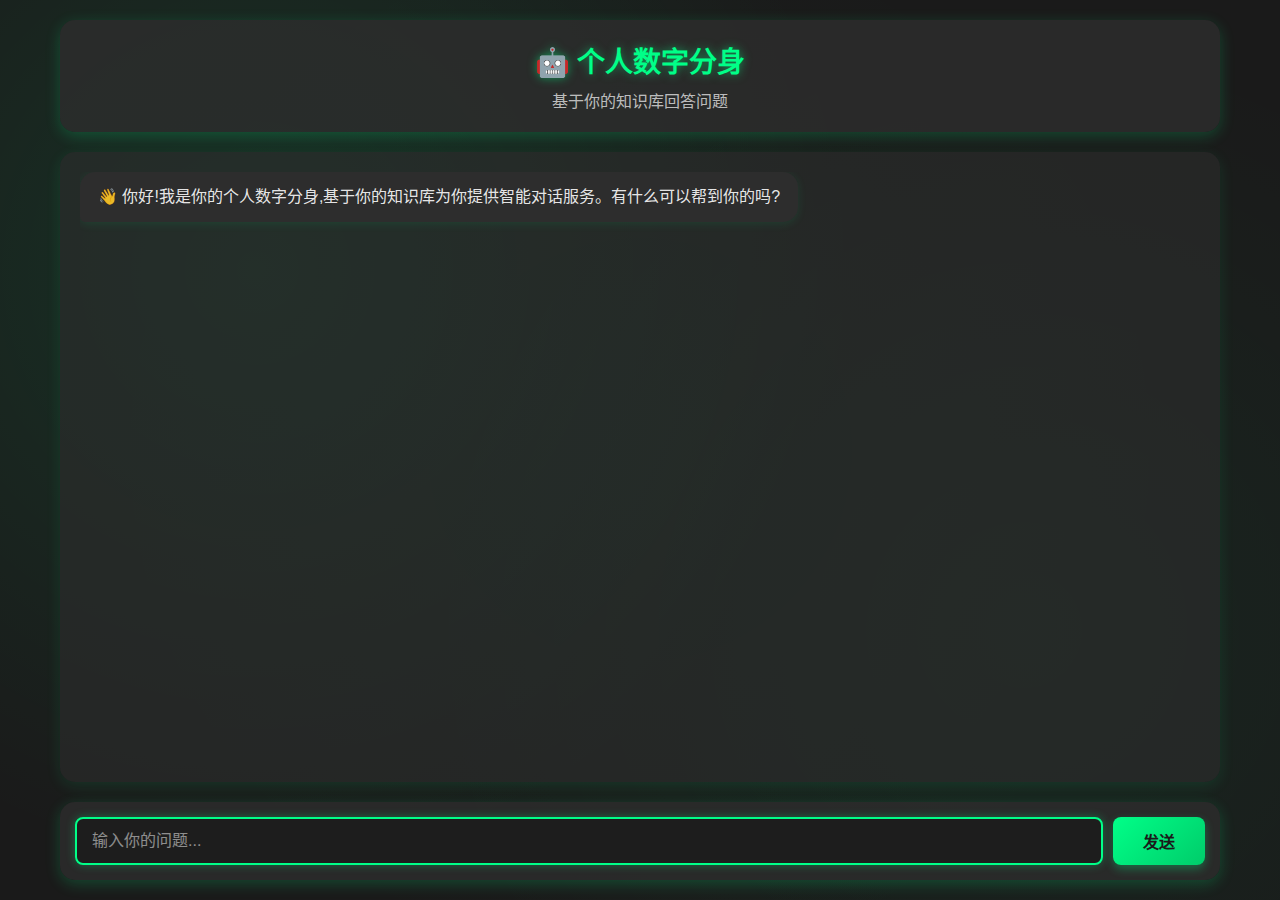
<file: frontend/index.html>
<!DOCTYPE html>
<html lang="zh-CN">
<head>
    <meta charset="UTF-8">
    <meta name="viewport" content="width=device-width, initial-scale=1.0">
    <title>🤖 个人数字分身 - PDSA智能体</title>
    <link rel="stylesheet" href="style.css">
</head>
<body>
    <!-- 主容器 -->
    <div class="container">
        <!-- 顶部标题区域 -->
        <header>
            <h1>🤖 个人数字分身</h1>
            <p>基于你的知识库回答问题</p>
        </header>

        <!-- 聊天消息区域 -->
        <div class="chat-container">
            <div class="messages" id="messagesContainer">
                <!-- 欢迎消息 -->
                <div class="message bot">
                    <div class="message-content">
                        👋 你好!我是你的个人数字分身,基于你的知识库为你提供智能对话服务。有什么可以帮到你的吗?
                    </div>
                </div>
            </div>
        </div>

        <!-- 底部输入区域 -->
        <div class="input-container">
            <input 
                type="text" 
                id="userInput" 
                placeholder="输入你的问题..."
                autocomplete="off"
            >
            <button id="sendBtn">发送</button>
        </div>
    </div>

    <!-- 引入JavaScript脚本 -->
    <script src="app.js"></script>
</body>
</html>
</file>
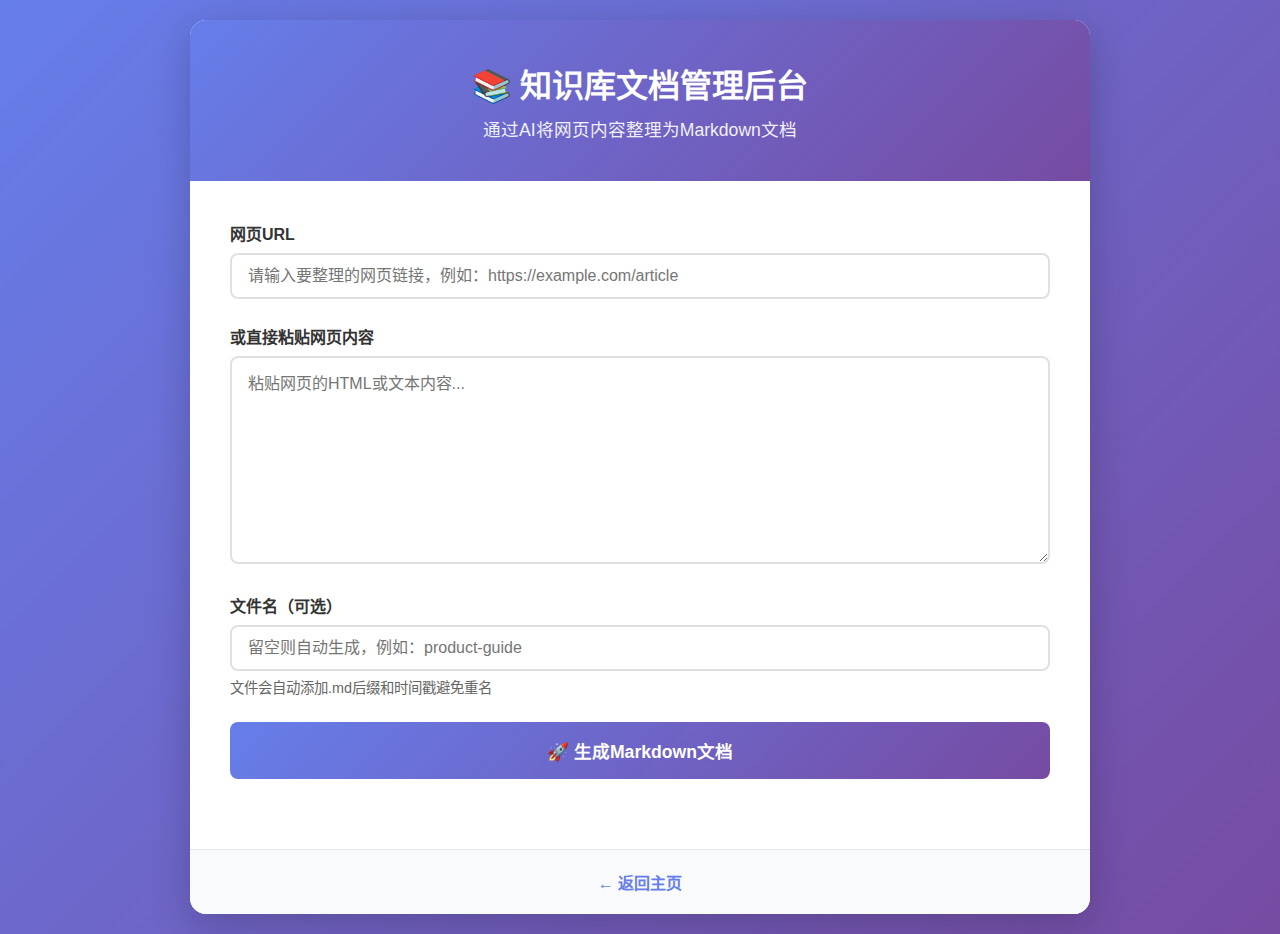
<file: frontend/admin.html>
<!DOCTYPE html>
<html lang="zh-CN">
<head>
    <meta charset="UTF-8">
    <meta name="viewport" content="width=device-width, initial-scale=1.0">
    <title>知识库文档管理后台</title>
    <link rel="stylesheet" href="admin-style.css">
</head>
<body>
    <div class="container">
        <header>
            <h1>📚 知识库文档管理后台</h1>
            <p class="subtitle">通过AI将网页内容整理为Markdown文档</p>
        </header>

        <main>
            <div class="form-section">
                <div class="form-group">
                    <label for="webUrl">网页URL</label>
                    <input 
                        type="url" 
                        id="webUrl" 
                        placeholder="请输入要整理的网页链接，例如：https://example.com/article" 
                        required
                    >
                </div>

                <div class="form-group">
                    <label for="webContent">或直接粘贴网页内容</label>
                    <textarea 
                        id="webContent" 
                        rows="10" 
                        placeholder="粘贴网页的HTML或文本内容..."
                    ></textarea>
                </div>

                <div class="form-group">
                    <label for="fileName">文件名（可选）</label>
                    <input 
                        type="text" 
                        id="fileName" 
                        placeholder="留空则自动生成，例如：product-guide"
                    >
                    <small>文件会自动添加.md后缀和时间戳避免重名</small>
                </div>

                <button id="generateBtn" class="btn-primary">
                    <span id="btnText">🚀 生成Markdown文档</span>
                    <span id="btnLoading" class="loading" style="display: none;">⏳ 处理中...</span>
                </button>
            </div>

            <div class="result-section" id="resultSection" style="display: none;">
                <h2>✅ 生成结果</h2>
                <div class="result-info">
                    <p><strong>文件路径:</strong> <code id="filePath"></code></p>
                    <p><strong>生成时间:</strong> <span id="createTime"></span></p>
                </div>
                <div class="preview-box">
                    <h3>Markdown预览</h3>
                    <pre id="markdownPreview"></pre>
                </div>
            </div>

            <div class="error-section" id="errorSection" style="display: none;">
                <h2>❌ 处理失败</h2>
                <p id="errorMessage"></p>
            </div>
        </main>

        <footer>
            <a href="/">← 返回主页</a>
        </footer>
    </div>

    <script src="admin.js"></script>
</body>
</html>
</file>
<file: frontend/style.css>
/* ============================================
   PDSA数字分身智能体 - 样式表
   设计风格: 深色科技风
   ============================================ */

/* ========================================
   全局样式重置
   ======================================== */
* {
    margin: 0;
    padding: 0;
    box-sizing: border-box;
}

/* ========================================
   页面整体样式
   ======================================== */
body {
    font-family: 'Microsoft YaHei', '微软雅黑', Arial, sans-serif;
    background: #1a1a1a;
    color: #ffffff;
    min-height: 100vh;
    overflow: hidden;
    
    /* 多层径向渐变背景 - 营造科技感氛围 */
    background-image: 
        radial-gradient(circle at 20% 30%, rgba(0, 255, 136, 0.1) 0%, transparent 50%),
        radial-gradient(circle at 80% 70%, rgba(0, 255, 136, 0.05) 0%, transparent 50%),
        radial-gradient(circle at 50% 50%, rgba(0, 200, 106, 0.03) 0%, transparent 70%);
    background-attachment: fixed;
}

/* ========================================
   主容器样式
   ======================================== */
.container {
    max-width: 1200px;
    margin: 0 auto;
    height: 100vh;
    display: flex;
    flex-direction: column;
    padding: 20px;
}

/* ========================================
   顶部Header样式
   ======================================== */
header {
    text-align: center;
    padding: 20px;
    background: rgba(45, 45, 45, 0.8);
    border-radius: 15px;
    margin-bottom: 20px;
    box-shadow: 0 4px 15px rgba(0, 255, 136, 0.2);
}

header h1 {
    font-size: 28px;
    color: #00ff88;
    margin-bottom: 8px;
    font-weight: bold;
    text-shadow: 0 0 10px rgba(0, 255, 136, 0.5);
}

header p {
    font-size: 16px;
    color: rgba(255, 255, 255, 0.7);
}

/* ========================================
   聊天容器样式
   ======================================== */
.chat-container {
    flex: 1;
    background: rgba(45, 45, 45, 0.6);
    border-radius: 15px;
    padding: 20px;
    margin-bottom: 20px;
    overflow: hidden;
    box-shadow: 0 4px 15px rgba(0, 255, 136, 0.1);
}

/* ========================================
   消息列表区域
   ======================================== */
.messages {
    height: 100%;
    overflow-y: auto;
    padding-right: 10px;
}

/* 自定义滚动条样式 */
.messages::-webkit-scrollbar {
    width: 8px;
}

.messages::-webkit-scrollbar-track {
    background: rgba(255, 255, 255, 0.05);
    border-radius: 4px;
}

.messages::-webkit-scrollbar-thumb {
    background: rgba(0, 255, 136, 0.3);
    border-radius: 4px;
}

.messages::-webkit-scrollbar-thumb:hover {
    background: rgba(0, 255, 136, 0.5);
}

/* ========================================
   消息气泡样式
   ======================================== */
.message {
    margin-bottom: 15px;
    display: flex;
    animation: messageIn 0.3s ease;
}

/* 消息进入动画 */
@keyframes messageIn {
    from {
        opacity: 0;
        transform: translateY(10px);
    }
    to {
        opacity: 1;
        transform: translateY(0);
    }
}

/* AI消息样式 - 左对齐 */
.message.bot {
    justify-content: flex-start;
    align-items: flex-start;
}

/* AI头像样式 */
.bot-avatar {
    width: 40px;
    height: 40px;
    border-radius: 50%;
    margin-right: 12px;
    flex-shrink: 0;
    object-fit: cover;
    box-shadow: 0 2px 8px rgba(0, 255, 136, 0.3);
    border: 2px solid rgba(0, 255, 136, 0.4);
}

.message.bot .message-content {
    background: #2d2d2d;
    color: rgba(255, 255, 255, 0.9);
    border-radius: 15px 15px 15px 5px;
    box-shadow: 0 2px 10px rgba(0, 255, 136, 0.1);
}

/* 用户消息样式 - 右对齐 */
.message.user {
    justify-content: flex-end;
}

.message.user .message-content {
    background: #00ff88;
    color: #1a1a1a;
    border-radius: 15px 15px 5px 15px;
    box-shadow: 0 2px 10px rgba(0, 255, 136, 0.3);
}

/* 错误消息样式 */
.message.error .message-content {
    background: #ff4444;
    color: #ffffff;
    border-radius: 15px;
}

/* 消息内容样式 */
.message-content {
    padding: 12px 18px;
    max-width: 70%;
    word-wrap: break-word;
    line-height: 1.6;
    font-size: 16px;
}

/* ========================================
   Markdown样式优化 - AI消息
   ======================================== */
/* 标题样式 */
.message.bot .message-content h1,
.message.bot .message-content h2,
.message.bot .message-content h3 {
    color: #00ff88;
    margin-top: 12px;
    margin-bottom: 8px;
    font-weight: bold;
}

.message.bot .message-content h1 {
    font-size: 20px;
    border-bottom: 2px solid rgba(0, 255, 136, 0.3);
    padding-bottom: 6px;
}

.message.bot .message-content h2 {
    font-size: 18px;
}

.message.bot .message-content h3 {
    font-size: 16px;
    color: rgba(0, 255, 136, 0.8);
}

/* 列表样式 */
.message.bot .message-content ul,
.message.bot .message-content ol {
    margin: 10px 0;
    padding-left: 25px;
}

.message.bot .message-content li {
    margin: 6px 0;
    line-height: 1.6;
}

.message.bot .message-content ul li {
    list-style-type: disc;
}

/* 粗体和斜体样式 */
.message.bot .message-content strong {
    color: #00ff88;
    font-weight: bold;
}

.message.bot .message-content em {
    color: rgba(0, 255, 136, 0.8);
    font-style: italic;
}

/* 代码块样式 */
.message.bot .message-content code {
    background: rgba(0, 255, 136, 0.1);
    color: #00ff88;
    padding: 2px 6px;
    border-radius: 3px;
    font-family: 'Consolas', 'Monaco', monospace;
    font-size: 14px;
}

.message.bot .message-content pre {
    background: rgba(0, 0, 0, 0.3);
    padding: 10px;
    border-radius: 5px;
    overflow-x: auto;
    margin: 10px 0;
}

.message.bot .message-content pre code {
    background: none;
    padding: 0;
}

/* 引用样式 */
.message.bot .message-content blockquote {
    border-left: 3px solid #00ff88;
    padding-left: 12px;
    margin: 10px 0;
    color: rgba(255, 255, 255, 0.7);
    font-style: italic;
}

/* 段落间距 */
.message.bot .message-content p {
    margin: 8px 0;
}

/* 水平分割线 */
.message.bot .message-content hr {
    border: none;
    border-top: 1px solid rgba(0, 255, 136, 0.3);
    margin: 15px 0;
}

/* ========================================
   引用标记样式
   ======================================== */
/* 引用上标样式 */
.reference {
    color: #00ff88;
    font-weight: bold;
    cursor: help;
    margin-left: 2px;
    font-size: 0.8em;
    padding: 0 2px;
    border-radius: 3px;
    transition: all 0.2s ease;
}

.reference:hover {
    background: rgba(0, 255, 136, 0.2);
    transform: scale(1.1);
}

/* ========================================
   底部输入区域样式
   ======================================== */
.input-container {
    display: flex;
    gap: 10px;
    background: rgba(45, 45, 45, 0.8);
    padding: 15px;
    border-radius: 15px;
    box-shadow: 0 4px 15px rgba(0, 255, 136, 0.2);
}

/* 输入框样式 */
#userInput {
    flex: 1;
    padding: 12px 15px;
    background: rgba(26, 26, 26, 0.8);
    border: 2px solid rgba(0, 255, 136, 0.3);
    border-radius: 8px;
    color: #ffffff;
    font-size: 16px;
    outline: none;
    transition: all 0.3s ease;
}

#userInput::placeholder {
    color: rgba(255, 255, 255, 0.5);
}

#userInput:focus {
    border-color: #00ff88;
    box-shadow: 0 0 10px rgba(0, 255, 136, 0.3);
}

/* 发送按钮样式 */
#sendBtn {
    padding: 12px 30px;
    background: linear-gradient(135deg, #00ff88, #00cc6a);
    color: #1a1a1a;
    border: none;
    border-radius: 8px;
    font-size: 16px;
    font-weight: bold;
    cursor: pointer;
    transition: all 0.3s ease;
    box-shadow: 0 4px 10px rgba(0, 255, 136, 0.3);
}

#sendBtn:hover {
    background: linear-gradient(135deg, #00cc6a, #00aa56);
    transform: translateY(-2px);
    box-shadow: 0 6px 15px rgba(0, 255, 136, 0.4);
}

#sendBtn:active {
    transform: translateY(0);
}

#sendBtn:disabled {
    background: rgba(0, 255, 136, 0.3);
    cursor: not-allowed;
    transform: none;
}

/* ========================================
   响应式设计 - 移动端适配
   ======================================== */
@media (max-width: 768px) {
    .container {
        padding: 10px;
    }

    header h1 {
        font-size: 24px;
    }

    header p {
        font-size: 14px;
    }

    .message-content {
        max-width: 85%;
        font-size: 14px;
    }

    #userInput {
        font-size: 14px;
    }

    #sendBtn {
        padding: 12px 20px;
        font-size: 14px;
    }
}

@media (max-width: 480px) {
    .container {
        padding: 5px;
    }

    header {
        padding: 15px;
        margin-bottom: 10px;
    }

    header h1 {
        font-size: 20px;
    }

    .chat-container {
        padding: 10px;
        margin-bottom: 10px;
    }

    .input-container {
        padding: 10px;
        gap: 8px;
    }

    .message-content {
        max-width: 90%;
        padding: 10px 14px;
    }
}
</file>
<file: frontend/admin-style.css>
/* 管理员后台样式 */
* {
    margin: 0;
    padding: 0;
    box-sizing: border-box;
}

body {
    font-family: -apple-system, BlinkMacSystemFont, 'Segoe UI', Roboto, 'Helvetica Neue', Arial, sans-serif;
    background: linear-gradient(135deg, #667eea 0%, #764ba2 100%);
    min-height: 100vh;
    padding: 20px;
}

.container {
    max-width: 900px;
    margin: 0 auto;
    background: white;
    border-radius: 16px;
    box-shadow: 0 10px 40px rgba(0, 0, 0, 0.2);
    overflow: hidden;
}

header {
    background: linear-gradient(135deg, #667eea 0%, #764ba2 100%);
    color: white;
    padding: 40px;
    text-align: center;
}

header h1 {
    font-size: 2em;
    margin-bottom: 10px;
}

.subtitle {
    opacity: 0.9;
    font-size: 1.1em;
}

main {
    padding: 40px;
}

.form-section {
    margin-bottom: 30px;
}

.form-group {
    margin-bottom: 25px;
}

.form-group label {
    display: block;
    margin-bottom: 8px;
    font-weight: 600;
    color: #333;
    font-size: 1em;
}

.form-group input,
.form-group textarea {
    width: 100%;
    padding: 12px 16px;
    border: 2px solid #e0e0e0;
    border-radius: 8px;
    font-size: 1em;
    transition: border-color 0.3s;
    font-family: inherit;
}

.form-group input:focus,
.form-group textarea:focus {
    outline: none;
    border-color: #667eea;
}

.form-group textarea {
    resize: vertical;
    min-height: 150px;
}

.form-group small {
    display: block;
    margin-top: 5px;
    color: #666;
    font-size: 0.9em;
}

.btn-primary {
    width: 100%;
    padding: 16px;
    background: linear-gradient(135deg, #667eea 0%, #764ba2 100%);
    color: white;
    border: none;
    border-radius: 8px;
    font-size: 1.1em;
    font-weight: 600;
    cursor: pointer;
    transition: transform 0.2s, box-shadow 0.2s;
}

.btn-primary:hover {
    transform: translateY(-2px);
    box-shadow: 0 5px 20px rgba(102, 126, 234, 0.4);
}

.btn-primary:active {
    transform: translateY(0);
}

.btn-primary:disabled {
    opacity: 0.6;
    cursor: not-allowed;
    transform: none;
}

.loading {
    display: inline-block;
}

.result-section,
.error-section {
    margin-top: 30px;
    padding: 25px;
    border-radius: 8px;
}

.result-section {
    background: #f0fdf4;
    border: 2px solid #86efac;
}

.error-section {
    background: #fef2f2;
    border: 2px solid #fca5a5;
}

.result-section h2 {
    color: #166534;
    margin-bottom: 15px;
}

.error-section h2 {
    color: #991b1b;
    margin-bottom: 15px;
}

.result-info p {
    margin-bottom: 10px;
    color: #333;
}

.result-info code {
    background: #e0e7ff;
    padding: 4px 8px;
    border-radius: 4px;
    font-family: 'Courier New', monospace;
}

.preview-box {
    margin-top: 20px;
}

.preview-box h3 {
    margin-bottom: 10px;
    color: #333;
}

.preview-box pre {
    background: #f9fafb;
    border: 1px solid #e5e7eb;
    border-radius: 8px;
    padding: 20px;
    overflow-x: auto;
    max-height: 400px;
    overflow-y: auto;
    font-size: 0.9em;
    line-height: 1.6;
}

footer {
    padding: 20px 40px;
    background: #f9fafb;
    text-align: center;
    border-top: 1px solid #e5e7eb;
}

footer a {
    color: #667eea;
    text-decoration: none;
    font-weight: 600;
    transition: color 0.3s;
}

footer a:hover {
    color: #764ba2;
}

/* 响应式设计 */
@media (max-width: 768px) {
    body {
        padding: 10px;
    }
    
    header {
        padding: 30px 20px;
    }
    
    header h1 {
        font-size: 1.5em;
    }
    
    main {
        padding: 20px;
    }
}
</file>
